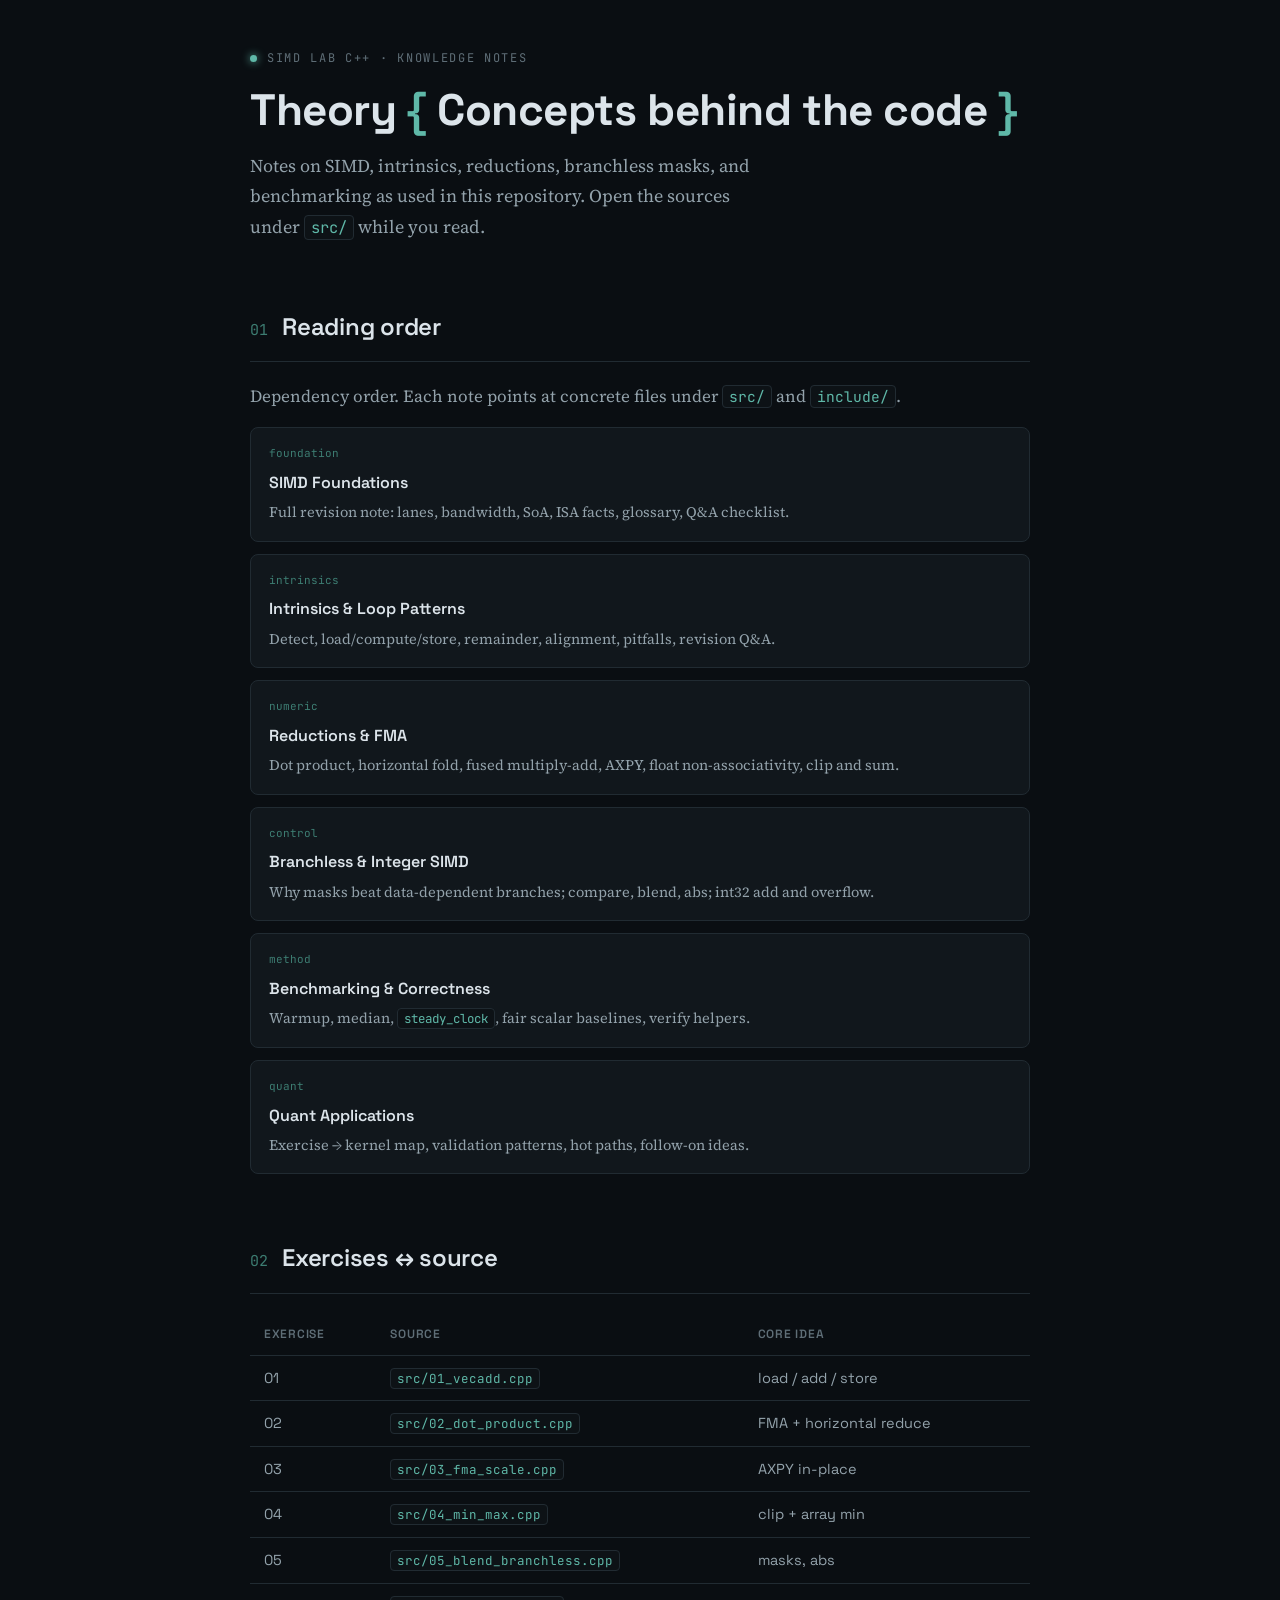
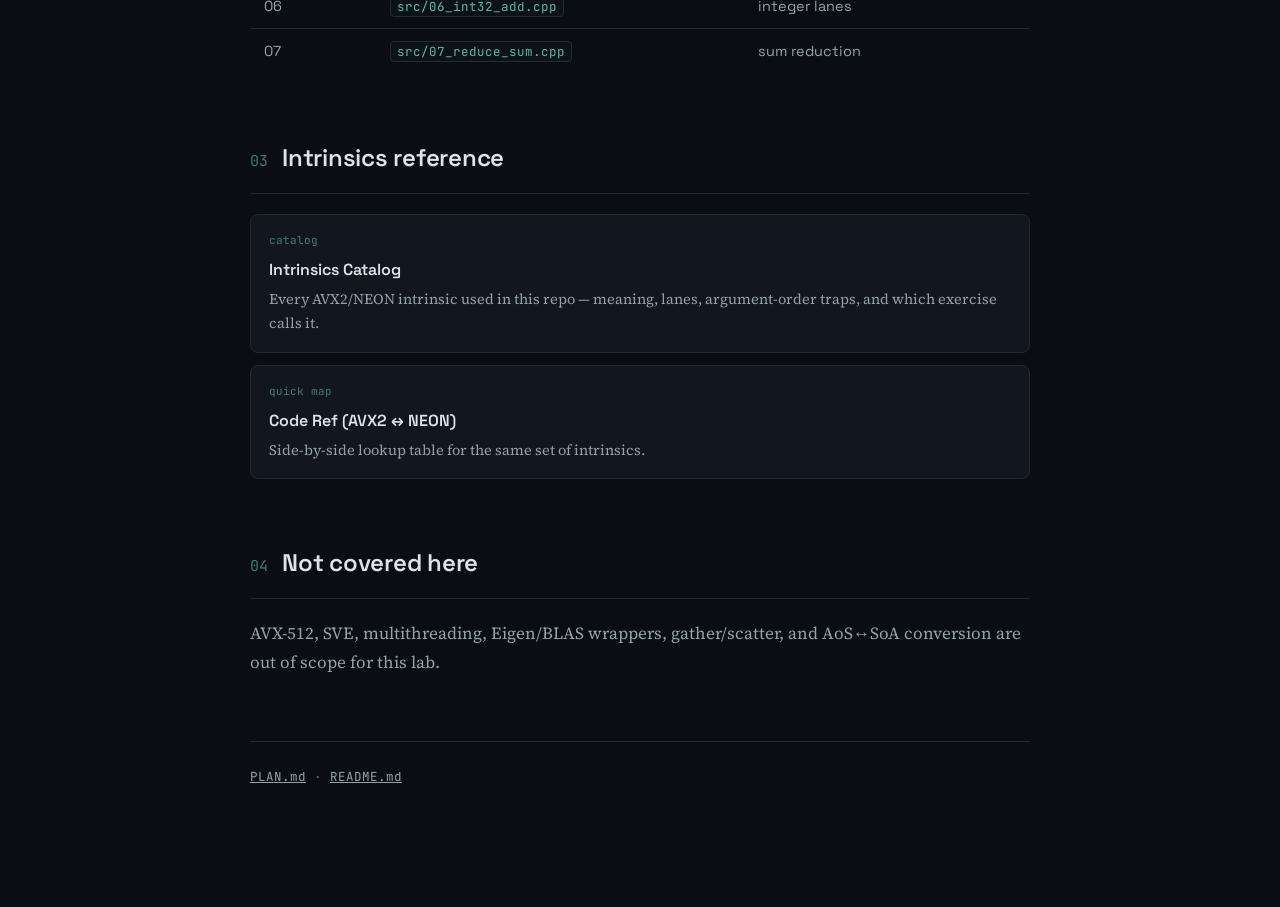
<file: theory/index.html>
<!DOCTYPE html>
<html lang="en">
<head>
<meta charset="UTF-8">
<meta name="viewport" content="width=device-width, initial-scale=1.0">
<title>Theory Notes — SIMD Lab C++</title>
<link rel="preconnect" href="https://fonts.googleapis.com">
<link href="https://fonts.googleapis.com/css2?family=Space+Grotesk:wght@400;500;600;700&family=Source+Serif+4:opsz,wght@8..60,400;8..60,500;8..60,600&family=JetBrains+Mono:wght@400;500;600&display=swap" rel="stylesheet">
<link rel="stylesheet" href="theory.css">
</head>
<body>
<div class="layout" style="grid-template-columns: minmax(0, 780px);">
  <main>
    <header class="hero">
      <span class="eyebrow">SIMD Lab C++ · Knowledge notes</span>
      <h1 class="title">Theory <span class="brace">{</span> Concepts behind the code <span class="brace">}</span></h1>
      <p class="subtitle">Notes on SIMD, intrinsics, reductions, branchless masks, and benchmarking as used in this repository. Open the sources under <code class="inline">src/</code> while you read.</p>
    </header>

    <section>
      <div class="section-head"><span class="idx">01</span><h2>Reading order</h2></div>
      <p class="dim">Dependency order. Each note points at concrete files under <code class="inline">src/</code> and <code class="inline">include/</code>.</p>
      <ol class="index-list">
        <li>
          <a href="Theory_Foundations.html">
            <span class="order">foundation</span>
            <div class="name">SIMD Foundations</div>
            <p class="desc">Full revision note: lanes, bandwidth, SoA, ISA facts, glossary, Q&amp;A checklist.</p>
          </a>
        </li>
        <li>
          <a href="Theory_Intrinsics.html">
            <span class="order">intrinsics</span>
            <div class="name">Intrinsics &amp; Loop Patterns</div>
            <p class="desc">Detect, load/compute/store, remainder, alignment, pitfalls, revision Q&amp;A.</p>
          </a>
        </li>
        <li>
          <a href="Theory_Reductions_FMA.html">
            <span class="order">numeric</span>
            <div class="name">Reductions &amp; FMA</div>
            <p class="desc">Dot product, horizontal fold, fused multiply-add, AXPY, float non-associativity, clip and sum.</p>
          </a>
        </li>
        <li>
          <a href="Theory_Branchless_Integer.html">
            <span class="order">control</span>
            <div class="name">Branchless &amp; Integer SIMD</div>
            <p class="desc">Why masks beat data-dependent branches; compare, blend, abs; int32 add and overflow.</p>
          </a>
        </li>
        <li>
          <a href="Theory_Benchmarking.html">
            <span class="order">method</span>
            <div class="name">Benchmarking &amp; Correctness</div>
            <p class="desc">Warmup, median, <code class="inline">steady_clock</code>, fair scalar baselines, verify helpers.</p>
          </a>
        </li>
        <li>
          <a href="Theory_Quant_Applications.html">
            <span class="order">quant</span>
            <div class="name">Quant Applications</div>
            <p class="desc">Exercise → kernel map, validation patterns, hot paths, follow-on ideas.</p>
          </a>
        </li>
      </ol>
    </section>

    <section>
      <div class="section-head"><span class="idx">02</span><h2>Exercises ↔ source</h2></div>
      <table>
        <tr><th>Exercise</th><th>Source</th><th>Core idea</th></tr>
        <tr><td>01</td><td><code class="inline">src/01_vecadd.cpp</code></td><td>load / add / store</td></tr>
        <tr><td>02</td><td><code class="inline">src/02_dot_product.cpp</code></td><td>FMA + horizontal reduce</td></tr>
        <tr><td>03</td><td><code class="inline">src/03_fma_scale.cpp</code></td><td>AXPY in-place</td></tr>
        <tr><td>04</td><td><code class="inline">src/04_min_max.cpp</code></td><td>clip + array min</td></tr>
        <tr><td>05</td><td><code class="inline">src/05_blend_branchless.cpp</code></td><td>masks, abs</td></tr>
        <tr><td>06</td><td><code class="inline">src/06_int32_add.cpp</code></td><td>integer lanes</td></tr>
        <tr><td>07</td><td><code class="inline">src/07_reduce_sum.cpp</code></td><td>sum reduction</td></tr>
      </table>
    </section>

    <section>
      <div class="section-head"><span class="idx">03</span><h2>Intrinsics reference</h2></div>
      <ol class="index-list">
        <li>
          <a href="Theory_Intrinsics_Catalog.html">
            <span class="order">catalog</span>
            <div class="name">Intrinsics Catalog</div>
            <p class="desc">Every AVX2/NEON intrinsic used in this repo — meaning, lanes, argument-order traps, and which exercise calls it.</p>
          </a>
        </li>
        <li>
          <a href="Theory_CodeRef.html">
            <span class="order">quick map</span>
            <div class="name">Code Ref (AVX2 ↔ NEON)</div>
            <p class="desc">Side-by-side lookup table for the same set of intrinsics.</p>
          </a>
        </li>
      </ol>
    </section>

    <section>
      <div class="section-head"><span class="idx">04</span><h2>Not covered here</h2></div>
      <p class="dim">AVX-512, SVE, multithreading, Eigen/BLAS wrappers, gather/scatter, and AoS↔SoA conversion are out of scope for this lab.</p>
    </section>

    <footer>
      <a href="../PLAN.md">PLAN.md</a> · <a href="../README.md">README.md</a>
    </footer>
  </main>
</div>
</body>
</html>
</file>
<file: theory/theory.css>
/* Shared styles for theory knowledge notes — SIMD Lab C++ */

:root {
  --bg: #0a0e12;
  --bg-raised: #0d1216;
  --panel: #11171c;
  --panel-border: #212b32;
  --text: #dce4ea;
  --text-dim: #93a2ab;
  --text-faint: #5f6e77;
  --acquire: #5fb8a8;
  --acquire-dim: #3d7d72;
  --release: #d98a5f;
  --warn: #e0b15c;
  --danger: #d97070;
  --serif: "Source Serif 4", Georgia, serif;
  --sans: "Space Grotesk", system-ui, sans-serif;
  --mono: "JetBrains Mono", "SF Mono", Consolas, monospace;
}

* { box-sizing: border-box; }
html { scroll-behavior: smooth; }
body {
  margin: 0;
  background: var(--bg);
  color: var(--text);
  font-family: var(--serif);
  font-size: 17px;
  line-height: 1.7;
  -webkit-font-smoothing: antialiased;
}
a { color: var(--acquire); }

.layout {
  display: grid;
  grid-template-columns: 250px minmax(0, 780px);
  justify-content: center;
  gap: 56px;
  max-width: 1180px;
  margin: 0 auto;
  padding: 48px 24px 120px;
}

nav.toc {
  position: sticky;
  top: 32px;
  align-self: start;
  font-family: var(--sans);
  font-size: 13px;
}
nav.toc .toc-label {
  color: var(--text-faint);
  text-transform: uppercase;
  letter-spacing: 0.12em;
  font-size: 11px;
  margin-bottom: 14px;
  display: block;
}
nav.toc .back {
  display: block;
  margin-bottom: 18px;
  color: var(--text-dim);
  text-decoration: none;
  font-size: 12px;
}
nav.toc .back:hover { color: var(--acquire); }
nav.toc ol {
  list-style: none;
  margin: 0;
  padding: 0;
  border-left: 1px solid var(--panel-border);
}
nav.toc li { margin: 0; }
nav.toc a {
  display: block;
  padding: 7px 0 7px 16px;
  color: var(--text-dim);
  text-decoration: none;
  border-left: 2px solid transparent;
  margin-left: -1px;
  transition: color 0.15s ease, border-color 0.15s ease;
}
nav.toc a:hover { color: var(--text); }
nav.toc a.active {
  color: var(--acquire);
  border-left-color: var(--acquire);
}
nav.toc .num {
  color: var(--text-faint);
  font-variant-numeric: tabular-nums;
  margin-right: 6px;
}

main { min-width: 0; }

header.hero { margin-bottom: 64px; }
.eyebrow {
  font-family: var(--mono);
  font-size: 12px;
  letter-spacing: 0.14em;
  text-transform: uppercase;
  color: var(--text-faint);
  display: flex;
  align-items: center;
  gap: 10px;
  margin-bottom: 18px;
}
.eyebrow::before {
  content: "";
  width: 7px;
  height: 7px;
  border-radius: 50%;
  background: var(--acquire);
  box-shadow: 0 0 8px var(--acquire);
}
h1.title {
  font-family: var(--sans);
  font-weight: 700;
  font-size: clamp(28px, 4.5vw, 44px);
  line-height: 1.1;
  margin: 0 0 16px;
  letter-spacing: -0.01em;
}
h1.title .brace { color: var(--acquire); }
p.subtitle {
  font-size: 18px;
  color: var(--text-dim);
  max-width: 58ch;
  margin: 0 0 28px;
}

.lifecycle,
.diagram {
  background: var(--panel);
  border: 1px solid var(--panel-border);
  border-radius: 10px;
  padding: 28px 24px 20px;
}
.lifecycle svg,
.diagram svg { display: block; width: 100%; height: auto; }
.lifecycle-caption,
.diagram-caption {
  font-family: var(--mono);
  font-size: 12.5px;
  color: var(--text-faint);
  margin-top: 14px;
  text-align: center;
}
.lifecycle-caption b,
.diagram-caption b {
  color: var(--text-dim);
  font-weight: 500;
}

section {
  margin-bottom: 64px;
  scroll-margin-top: 32px;
}
.section-head {
  display: flex;
  align-items: baseline;
  gap: 14px;
  margin-bottom: 20px;
  padding-bottom: 14px;
  border-bottom: 1px solid var(--panel-border);
}
.section-head .idx {
  font-family: var(--mono);
  color: var(--acquire-dim);
  font-size: 15px;
}
h2 {
  font-family: var(--sans);
  font-weight: 600;
  font-size: 24px;
  margin: 0;
  letter-spacing: -0.01em;
}
h3 {
  font-family: var(--sans);
  font-weight: 600;
  font-size: 17px;
  margin: 28px 0 10px;
  color: var(--text);
}
p { margin: 0 0 16px; color: var(--text); }
p.dim { color: var(--text-dim); }
ul, ol.plain { margin: 0 0 16px; padding-left: 22px; }
li { margin-bottom: 8px; }
strong { color: #fff; font-weight: 600; }
code.inline {
  font-family: var(--mono);
  font-size: 0.86em;
  background: var(--bg-raised);
  border: 1px solid var(--panel-border);
  padding: 1px 6px;
  border-radius: 4px;
  color: var(--acquire);
}

.card {
  background: var(--panel);
  border: 1px solid var(--panel-border);
  border-left: 3px solid var(--acquire);
  border-radius: 8px;
  padding: 16px 20px;
  margin: 20px 0;
  font-size: 15.5px;
}
.card.warn { border-left-color: var(--warn); }
.card.danger { border-left-color: var(--danger); }
.card .card-label {
  font-family: var(--sans);
  font-weight: 600;
  font-size: 12px;
  text-transform: uppercase;
  letter-spacing: 0.08em;
  color: var(--acquire);
  margin-bottom: 6px;
  display: block;
}
.card.warn .card-label { color: var(--warn); }
.card.danger .card-label { color: var(--danger); }
.card p:last-child { margin-bottom: 0; }

.code-wrap {
  margin: 18px 0 22px;
  border-radius: 8px;
  overflow: hidden;
  border: 1px solid var(--panel-border);
  background: var(--bg-raised);
}
.code-bar {
  display: flex;
  align-items: center;
  justify-content: space-between;
  padding: 8px 14px;
  background: #0c1115;
  border-bottom: 1px solid var(--panel-border);
  font-family: var(--mono);
  font-size: 12px;
  color: var(--text-faint);
}
.copy-btn {
  background: transparent;
  border: 1px solid var(--panel-border);
  color: var(--text-faint);
  font-family: var(--mono);
  font-size: 11px;
  padding: 3px 9px;
  border-radius: 5px;
  cursor: pointer;
}
.copy-btn:hover { color: var(--text); border-color: var(--text-faint); }
pre { margin: 0; padding: 16px 18px; overflow-x: auto; }
code { font-family: var(--mono); font-size: 13.5px; line-height: 1.6; }
.hljs-keyword, .hljs-built_in { color: var(--acquire); }
.hljs-string { color: var(--release); }
.hljs-comment { color: var(--text-faint); font-style: italic; }
.hljs-number { color: var(--warn); }
.hljs-title.function_, .hljs-title.class_, .hljs-type { color: #8fc5e8; }
.hljs-literal { color: var(--warn); }
.hljs-params { color: var(--text); }

table {
  width: 100%;
  border-collapse: collapse;
  margin: 18px 0 22px;
  font-size: 14.5px;
  font-family: var(--sans);
}
th, td {
  text-align: left;
  padding: 10px 14px;
  border-bottom: 1px solid var(--panel-border);
}
th {
  color: var(--text-faint);
  font-weight: 600;
  font-size: 12px;
  text-transform: uppercase;
  letter-spacing: 0.06em;
}
td { color: var(--text-dim); }
td code.inline { font-size: 12.5px; }
tr:last-child td { border-bottom: none; }

.qa {
  border: 1px solid var(--panel-border);
  border-radius: 8px;
  margin-bottom: 14px;
  overflow: hidden;
  background: var(--panel);
}
.qa .q {
  display: flex;
  gap: 12px;
  padding: 14px 18px;
  font-family: var(--sans);
  font-weight: 600;
  font-size: 15px;
  color: var(--text);
}
.qa .q .tag {
  font-family: var(--mono);
  font-weight: 400;
  color: var(--acquire);
  flex-shrink: 0;
}
.qa .a {
  padding: 0 18px 16px 48px;
  color: var(--text-dim);
  font-size: 15px;
}
.qa .a p { margin-bottom: 10px; }
.qa .a p:last-child { margin-bottom: 0; }

.pitfall {
  display: flex;
  gap: 14px;
  padding: 14px 0;
  border-bottom: 1px solid var(--panel-border);
}
.pitfall:last-child { border-bottom: none; }
.pitfall .icon {
  font-family: var(--mono);
  color: var(--danger);
  font-size: 14px;
  flex-shrink: 0;
  padding-top: 2px;
}
.pitfall h4 {
  margin: 0 0 4px;
  font-family: var(--sans);
  font-size: 15px;
  color: var(--text);
}
.pitfall p { margin: 0; font-size: 14.5px; color: var(--text-dim); }

/* Index page */
.index-list { list-style: none; margin: 0; padding: 0; }
.index-list li {
  margin: 0 0 12px;
  border: 1px solid var(--panel-border);
  border-radius: 8px;
  background: var(--panel);
}
.index-list a {
  display: block;
  padding: 16px 18px;
  text-decoration: none;
  color: inherit;
}
.index-list a:hover { border-color: var(--acquire-dim); }
.index-list .name {
  font-family: var(--sans);
  font-weight: 600;
  font-size: 16px;
  color: var(--text);
  margin-bottom: 4px;
}
.index-list .desc {
  font-size: 14.5px;
  color: var(--text-dim);
  margin: 0;
}
.index-list .order {
  font-family: var(--mono);
  font-size: 11px;
  color: var(--acquire-dim);
  margin-bottom: 6px;
  display: block;
}

footer {
  margin-top: 60px;
  padding-top: 24px;
  border-top: 1px solid var(--panel-border);
  font-family: var(--mono);
  font-size: 12.5px;
  color: var(--text-faint);
}
footer a { color: var(--text-dim); }

@media (max-width: 880px) {
  .layout {
    grid-template-columns: 1fr;
    padding: 28px 18px 80px;
    gap: 0;
  }
  nav.toc {
    position: static;
    margin-bottom: 36px;
    padding-bottom: 20px;
    border-bottom: 1px solid var(--panel-border);
  }
  nav.toc ol {
    display: flex;
    flex-wrap: wrap;
    gap: 4px 0;
    border-left: none;
  }
  nav.toc li { width: 50%; }
  nav.toc a { border-left: none; padding: 5px 0; }
  .qa .a { padding-left: 18px; }
}
</file>
